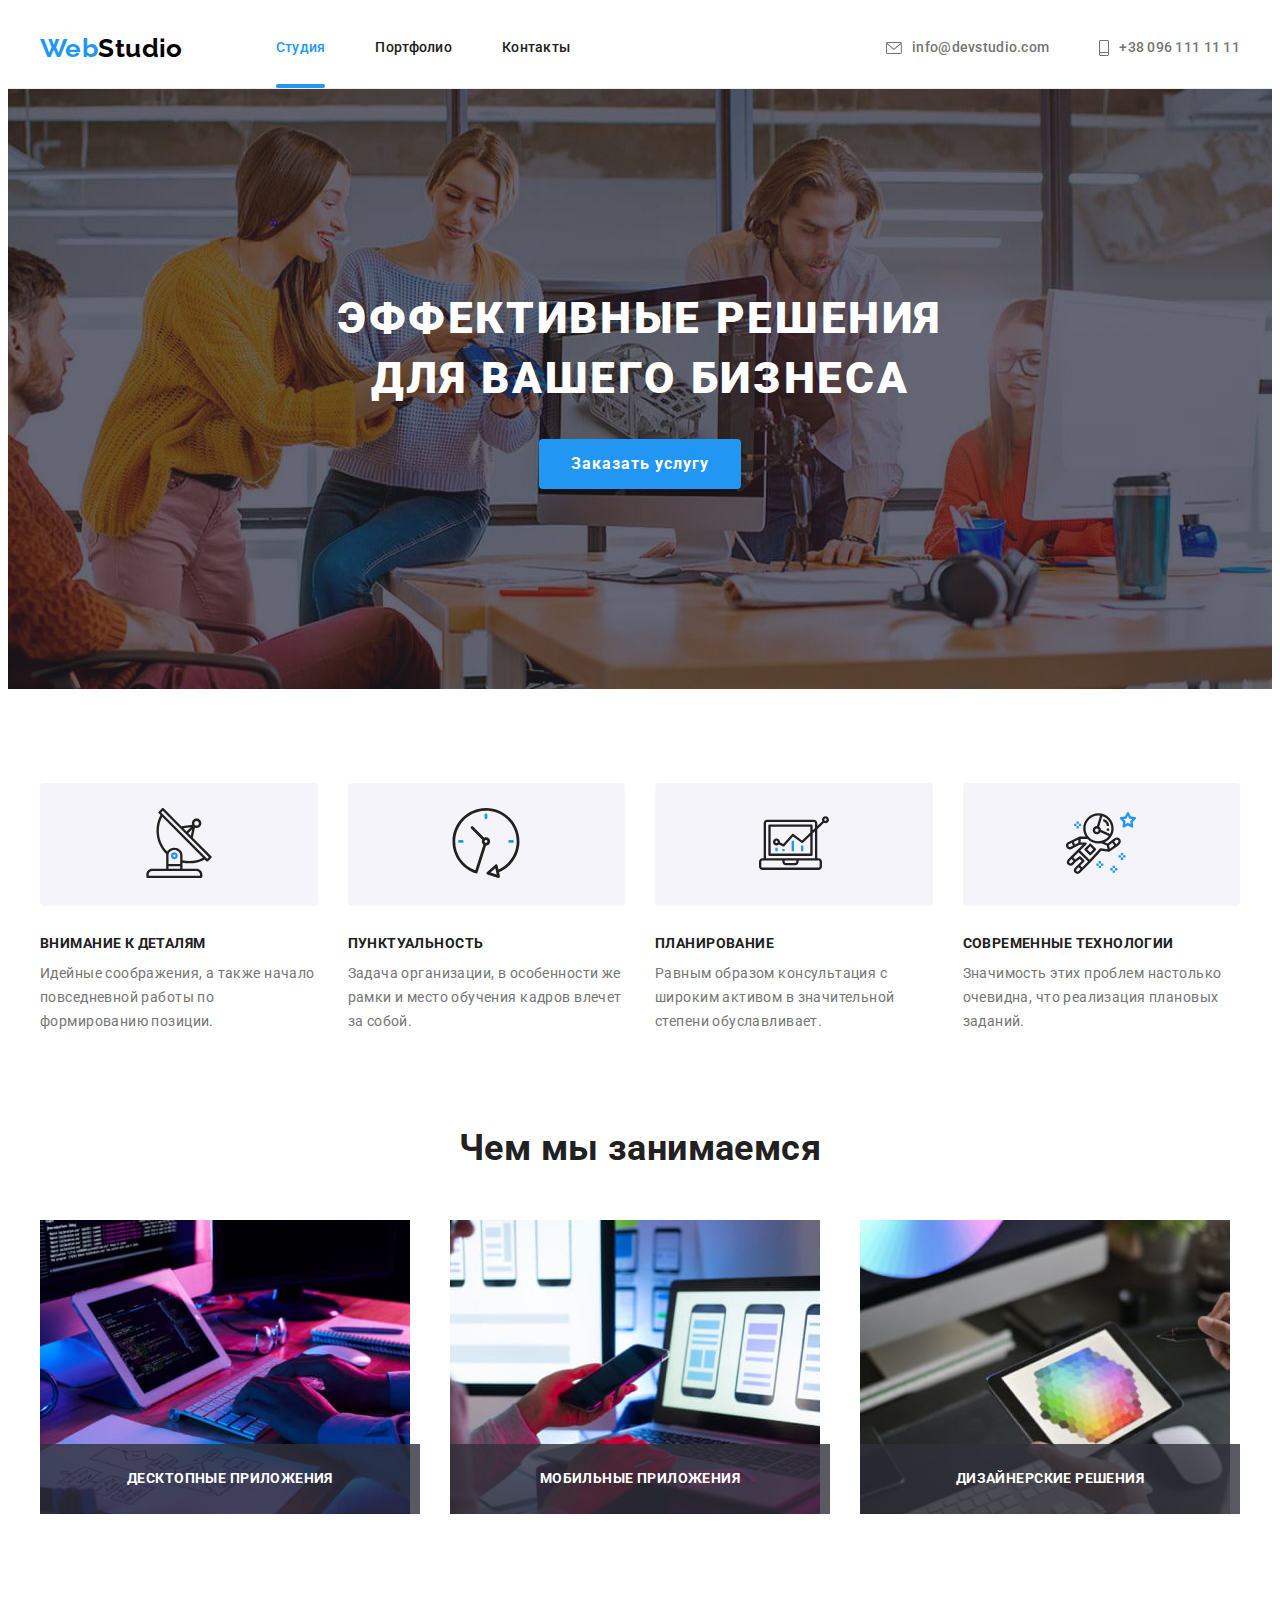
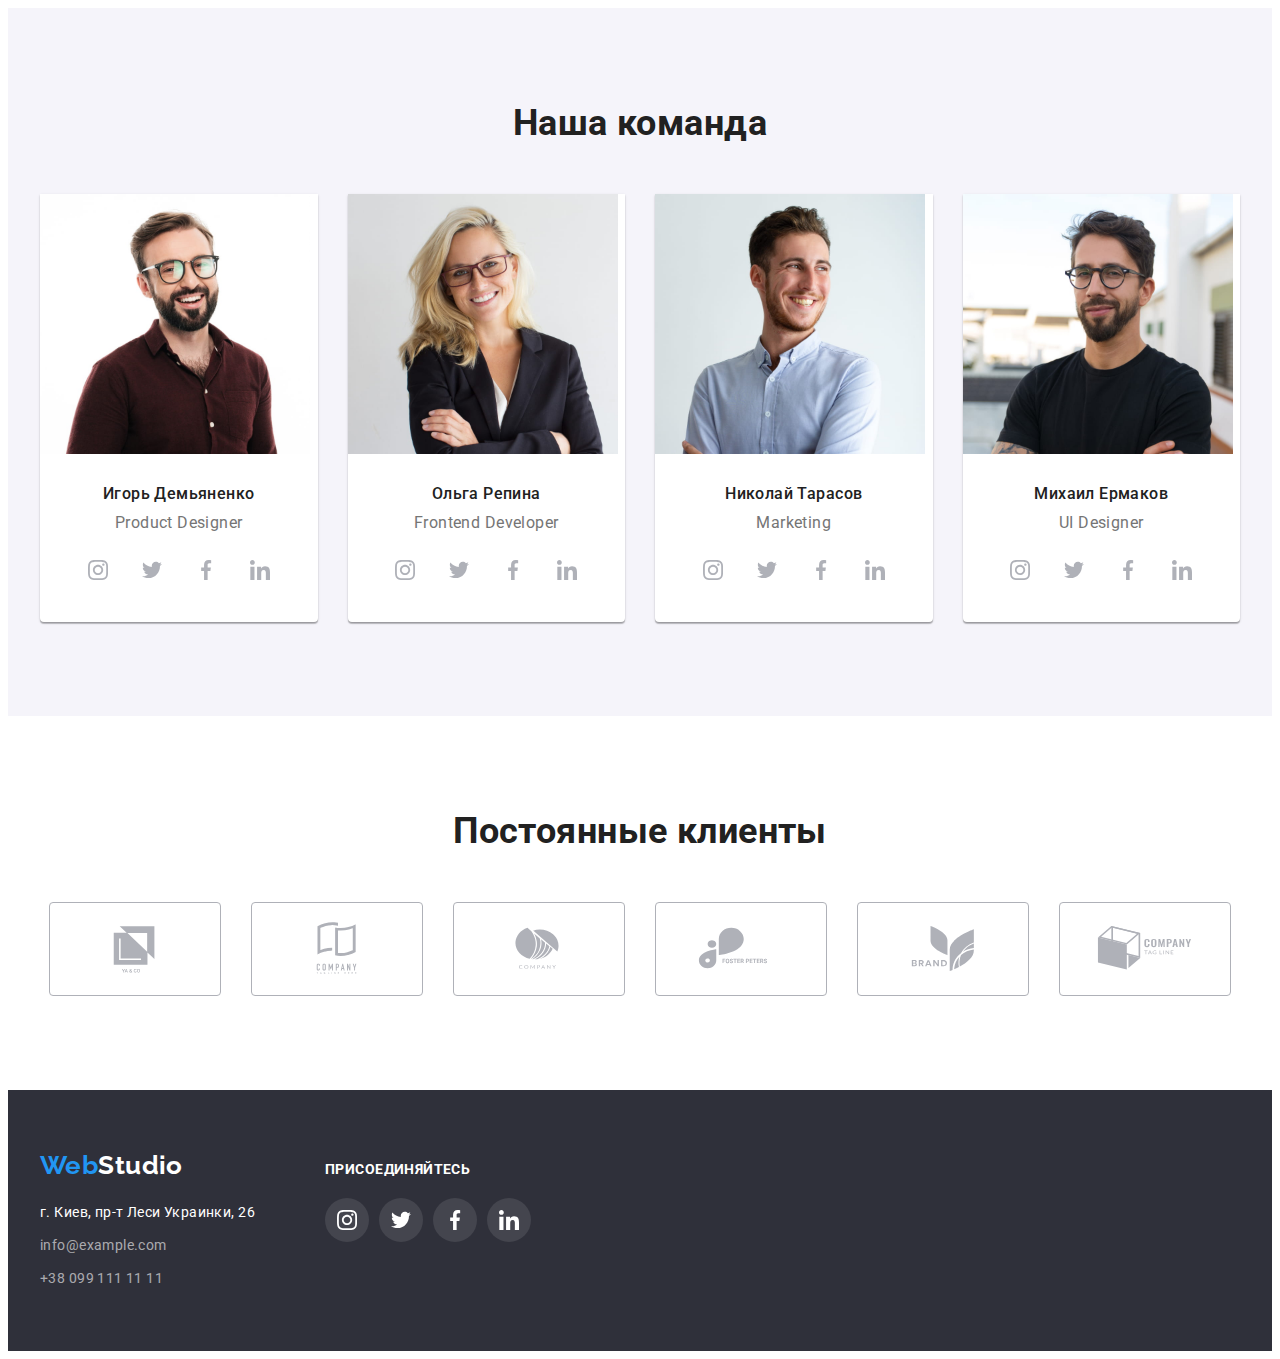
<file: index.html>
<!doctype html>
<html lang="ru">

<head>
  <meta charset="utf-8">
  <meta name="viewport" content="width=device-width, initial-scale=1.0">
  <title>WebStudio</title>
  <link rel="preconnect" href="https://fonts.googleapis.com">
  <link rel="preconnect" href="https://fonts.gstatic.com" crossorigin>
  <link href="https://fonts.googleapis.com/css2?family=Raleway:wght@700&family=Roboto:wght@400;500;700;900&display=swap" rel="stylesheet">
  <link rel="stylesheet" href="https://cdnjs.cloudflare.com/ajax/libs/modern-normalize/1.1.0/modern-normalize.min.css" integrity="sha512-wpPYUAdjBVSE4KJnH1VR1HeZfpl1ub8YT/NKx4PuQ5NmX2tKuGu6U/JRp5y+Y8XG2tV+wKQpNHVUX03MfMFn9Q==" crossorigin="anonymous" referrerpolicy="no-referrer" />
  <link rel="stylesheet" href="./css/styles.css">
</head>

<body>
  <header class="header">
    <div class="header-flex container">
      <nav class="header-navigation">
        <a class="logo logo-header link" href="./index.html" lang="en">Web<span class="logo-black-part">Studio</span></a>
        <ul class="nav list">
          <li class="nav-item">
            <a class="nav-link link current" href="./index.html">Студия</a>
          </li>
          <li class="nav-item">
            <a class="nav-link link" href="./portfolio.html">Портфолио</a>
          </li>
          <li class="nav-item">
            <a class="nav-link link" href="">Контакты</a>
          </li>
        </ul>
      </nav>
      <ul class="contacts list">
        <li class="contacts-item">
          <a class="contacts-link link" href="mailto:info@devstudio.com">
            <svg width="16" height="12" class="header-icon">
              <use href="./images/icons.svg#icon-envelope"></use>
            </svg>
            info@devstudio.com
          </a>
        </li>
        <li class="contacts-item">
          <a class="contacts-link link" href="tel:+380961111111">
            <svg width="10" height="16" class="header-icon">
              <use href="./images/icons.svg#icon-smartphone"></use>
            </svg>
            +38 096 111 11 11
          </a>
        </li>
      </ul>
    </div>
  </header>
  <main>
    <section class="hero">
      <div class="container">
        <h1 class="hero-title">Эффективные решения для вашего бизнеса</h1>
        <button class="btn hero-btn" type="button" data-modal-open>Заказать услугу</button>
      </div>
    </section>
    <section class="section padding-bottom-none">
      <div class="container">
        <h2 class="visually-hidden">Особенности</h2>
        <ul class="features list">
          <li class="features-item">
            <div class="features-icon">
              <svg width="70" height="70">
                <use href="./images/icons.svg#icon-features-1"></use>
              </svg>
            </div>
            <h3 class="features-subtitle">Внимание к деталям</h3>
            <p class="features-text">Идейные соображения, а также начало повседневной работы по формированию позиции.</p>
          </li>
          <li class="features-item">
            <div class="features-icon">
              <svg width="70" height="70">
                <use href="./images/icons.svg#icon-features-2"></use>
              </svg>
            </div>
            <h3 class="features-subtitle">Пунктуальность</h3>
            <p class="features-text">Задача организации, в особенности же рамки и место обучения кадров влечет за собой.</p>
          </li>
          <li class="features-item">
            <div class="features-icon">
              <svg width="70" height="70">
                <use href="./images/icons.svg#icon-features-3"></use>
              </svg>
            </div>
            <h3 class="features-subtitle">Планирование</h3>
            <p class="features-text">Равным образом консультация с широким активом в значительной степени обуславливает.</p>
          </li>
          <li class="features-item">
            <div class="features-icon">
              <svg width="70" height="70">
                <use href="./images/icons.svg#icon-features-4"></use>
              </svg>
            </div>
            <h3 class="features-subtitle">Современные технологии</h3>
            <p class="features-text">Значимость этих проблем настолько очевидна, что реализация плановых заданий.</p>
          </li>
        </ul>
      </div>
    </section>
    <section class="section">
      <div class="container">
        <h2 class="examples-title">Чем мы занимаемся</h2>
        <ul class="examples list">
          <li class="examples-item">
            <img src="./images/img-1.jpg" alt="Код на экране планшета" width="370" height="294">
            <p class="examples-top-text">Десктопные приложения</p>
          </li>
          <li class="examples-item">
            <img src="./images/img-2.jpg" alt="Три разных макета мобильного сайта на экране ноутбука" width="370" height="294">
            <p class="examples-top-text">Мобильные приложения</p>
          </li>
          <li class="examples-item">
            <img src="./images/img-3.jpg" alt="Цветовая гамма на экране планшета" width="370" height="294">
            <p class="examples-top-text">Дизайнерские решения</p>
          </li>
        </ul>
      </div>
    </section>
    <section class="team section">
      <div class="container">
        <h2 class="team-title">Наша команда</h2>
        <ul class="team-list list">
          <li class="team-item">
            <img src="./images/specialist-1.jpg" alt="Фото Игоря Демьяненко" width="270" height="260">
            <div class="team-content">
              <h3 class="team-subtitle">Игорь Демьяненко</h3>
              <p class="team-text" lang="en">Product Designer</p>
              <ul class="social-media list">
                <li class="social-media-item">
                  <a href="https://www.instagram.com/" class="social-media-link">
                  <svg width="20" height="20" class="social-media-logo">
                    <use href="./images/icons.svg#icon-instagram"></use>
                  </svg>
                  </a>
                </li>
                <li class="social-media-item">
                  <a href="https://www.twitter.com/" class="social-media-link">
                    <svg width="20" height="20" class="social-media-logo">
                      <use href="./images/icons.svg#icon-twitter"></use>
                    </svg>
                  </a>
                </li>
                <li class="social-media-item">
                  <a href="https://www.facebook.com/" class="social-media-link">
                    <svg width="20" height="20" class="social-media-logo">
                      <use href="./images/icons.svg#icon-facebook"></use>
                    </svg>
                  </a>
                </li>
                <li class="social-media-item">
                  <a href="https://www.linkedin.com/" class="social-media-link">
                    <svg width="20" height="20" class="social-media-logo">
                      <use href="./images/icons.svg#icon-linkedin"></use>
                    </svg>
                  </a>
                </li>
              </ul>
            </div>
          </li>
          <li class="team-item">
            <img src="./images/specialist-2.jpg" alt="Фото Ольги Репиной" width="270" height="260">
            <div class="team-content">
              <h3 class="team-subtitle">Ольга Репина</h3>
              <p class="team-text" lang="en">Frontend Developer</p>
              <ul class="social-media list">
                <li class="social-media-item">
                  <a href="https://www.instagram.com/" class="social-media-link">
                    <svg width="20" height="20" class="social-media-logo">
                      <use href="./images/icons.svg#icon-instagram"></use>
                    </svg>
                  </a>
                </li>
                <li class="social-media-item">
                  <a href="https://www.twitter.com/" class="social-media-link">
                    <svg width="20" height="20" class="social-media-logo">
                      <use href="./images/icons.svg#icon-twitter"></use>
                    </svg>
                  </a>
                </li>
                <li class="social-media-item">
                  <a href="https://www.facebook.com/" class="social-media-link">
                    <svg width="20" height="20" class="social-media-logo">
                      <use href="./images/icons.svg#icon-facebook"></use>
                    </svg>
                  </a>
                </li>
                <li class="social-media-item">
                  <a href="https://www.linkedin.com/" class="social-media-link">
                    <svg width="20" height="20" class="social-media-logo">
                      <use href="./images/icons.svg#icon-linkedin"></use>
                    </svg>
                  </a>
                </li>
              </ul>
            </div>
          </li>
          <li class="team-item">
            <img src="./images/specialist-3.jpg" alt="Фото Николая Тарасова" width="270" height="260">
            <div class="team-content">
              <h3 class="team-subtitle">Николай Тарасов</h3>
              <p class="team-text" lang="en">Marketing</p>
              <ul class="social-media list">
                <li class="social-media-item">
                  <a href="https://www.instagram.com/" class="social-media-link">
                    <svg width="20" height="20" class="social-media-logo">
                      <use href="./images/icons.svg#icon-instagram"></use>
                    </svg>
                  </a>
                </li>
                <li class="social-media-item">
                  <a href="https://www.twitter.com/" class="social-media-link">
                    <svg width="20" height="20" class="social-media-logo">
                      <use href="./images/icons.svg#icon-twitter"></use>
                    </svg>
                  </a>
                </li>
                <li class="social-media-item">
                  <a href="https://www.facebook.com/" class="social-media-link">
                    <svg width="20" height="20" class="social-media-logo">
                      <use href="./images/icons.svg#icon-facebook"></use>
                    </svg>
                  </a>
                </li>
                <li class="social-media-item">
                  <a href="https://www.linkedin.com/" class="social-media-link">
                    <svg width="20" height="20" class="social-media-logo">
                      <use href="./images/icons.svg#icon-linkedin"></use>
                    </svg>
                  </a>
                </li>
              </ul>
            </div>
          </li>
          <li class="team-item">
            <img src="./images/specialist-4.jpg" alt="Фото Михаила Ермакова" width="270" height="260">
            <div class="team-content">         
              <h3 class="team-subtitle">Михаил Ермаков</h3>
              <p class="team-text" lang="en">UI Designer</p>
              <ul class="social-media list">
                <li class="social-media-item">
                  <a href="https://www.instagram.com/" class="social-media-link">
                    <svg width="20" height="20" class="social-media-logo">
                      <use href="./images/icons.svg#icon-instagram"></use>
                    </svg>
                  </a>
                </li>
                <li class="social-media-item">
                  <a href="https://www.twitter.com/" class="social-media-link">
                    <svg width="20" height="20" class="social-media-logo">
                      <use href="./images/icons.svg#icon-twitter"></use>
                    </svg>
                  </a>
                </li>
                <li class="social-media-item">
                  <a href="https://www.facebook.com/" class="social-media-link">
                    <svg width="20" height="20" class="social-media-logo">
                      <use href="./images/icons.svg#icon-facebook"></use>
                    </svg>
                  </a>
                </li>
                <li class="social-media-item">
                  <a href="https://www.linkedin.com/" class="social-media-link">
                    <svg width="20" height="20" class="social-media-logo">
                      <use href="./images/icons.svg#icon-linkedin"></use>
                    </svg>
                  </a>
                </li>
              </ul>
            </div>
          </li>
        </ul>
      </div>
    </section>
    <section class="section">
      <div class="container">
        <h2 class="clients-title">Постоянные клиенты</h2>
        <ul class="clients-list list">
          <li class="clients-item">
            <a href="" class="clients-link">
              <svg width="106" height="60" class="client-logo">
                <use href="./images/icons.svg#icon-client-logo-1"></use>
              </svg>
            </a>
          </li>
          <li class="clients-item">
            <a href="" class="clients-link">
              <svg width="106" height="60" class="client-logo">
                <use href="./images/icons.svg#icon-client-logo-2"></use>
              </svg>
            </a>
          </li>
          <li class="clients-item">
            <a href="" class="clients-link">
              <svg width="106" height="60" class="client-logo">
                <use href="./images/icons.svg#icon-client-logo-3"></use>
              </svg>
            </a>
          </li>
          <li class="clients-item">
            <a href="" class="clients-link">
              <svg width="106" height="60" class="client-logo">
                <use href="./images/icons.svg#icon-client-logo-4"></use>
              </svg>
            </a>
          </li>
          <li class="clients-item">
            <a href="" class="clients-link">
              <svg width="106" height="60" class="client-logo">
                <use href="./images/icons.svg#icon-client-logo-5"></use>
              </svg>
            </a>
          </li>
          <li class="clients-item">
            <a href="" class="clients-link">
              <svg width="106" height="60" class="client-logo">
                <use href="./images/icons.svg#icon-client-logo-6"></use>
              </svg>
            </a>
          </li>
        </ul>
      </div>
    </section>
  </main>
  <footer class="footer">
    <div class="container footer-flex">
      <div class="footer-left-box">
        <a class="logo logo-footer link" href="./index.html" lang="en">Web<span class="logo-white-part">Studio</span></a>
        <address class="footer-contacts">
          <p class="address">г. Киев, пр-т Леси Украинки, 26</p>
          <ul class="list">
            <li class="footer-contacts-item">
              <a class="footer-contacts-link link" href="mailto:info@example.com">info@example.com</a>
            </li>
            <li class="footer-contacts-item">
              <a class="footer-contacts-link link" href="tel:+380991111111">+38 099 111 11 11</a>
            </li>
          </ul>
        </address>
      </div>
      
      <div>
        <h2 class="footer-title">присоединяйтесь</h2>
        <ul class="social-media list">
          <li class="social-media-item">
            <a href="https://www.instagram.com/" class="social-media-link smlink-footer">
              <svg width="20" height="20" class="smlogo-footer">
                <use href="./images/icons.svg#icon-instagram"></use>
              </svg>
            </a>
          </li>
          <li class="social-media-item">
            <a href="https://www.twitter.com/" class="social-media-link smlink-footer">
              <svg width="20" height="20" class="smlogo-footer">
                <use href="./images/icons.svg#icon-twitter"></use>
              </svg>
            </a>
          </li>
          <li class="social-media-item">
            <a href="https://www.facebook.com/" class="social-media-link smlink-footer">
              <svg width="20" height="20" class="smlogo-footer">
                <use href="./images/icons.svg#icon-facebook"></use>
              </svg>
            </a>
          </li>
          <li class="social-media-item">
            <a href="https://www.linkedin.com/" class="social-media-link smlink-footer">
              <svg width="20" height="20" class="smlogo-footer">
                <use href="./images/icons.svg#icon-linkedin"></use>
              </svg>
            </a>
          </li>
        </ul>
      </div>
    </div>
  </footer>

  <div class="backdrop is-hidden" data-modal>
    <div class="modal">
      <button type="button" class="close-btn" data-modal-close>
        <svg width="18" height="18" class="icon-close-btn">
          <use href="./images/icons.svg#icon-close-btn"></use>
        </svg>
      </button>
    </div>
  </div>
  
  <script src="./js/modal.js"></script>
</body>

</html>
</file>
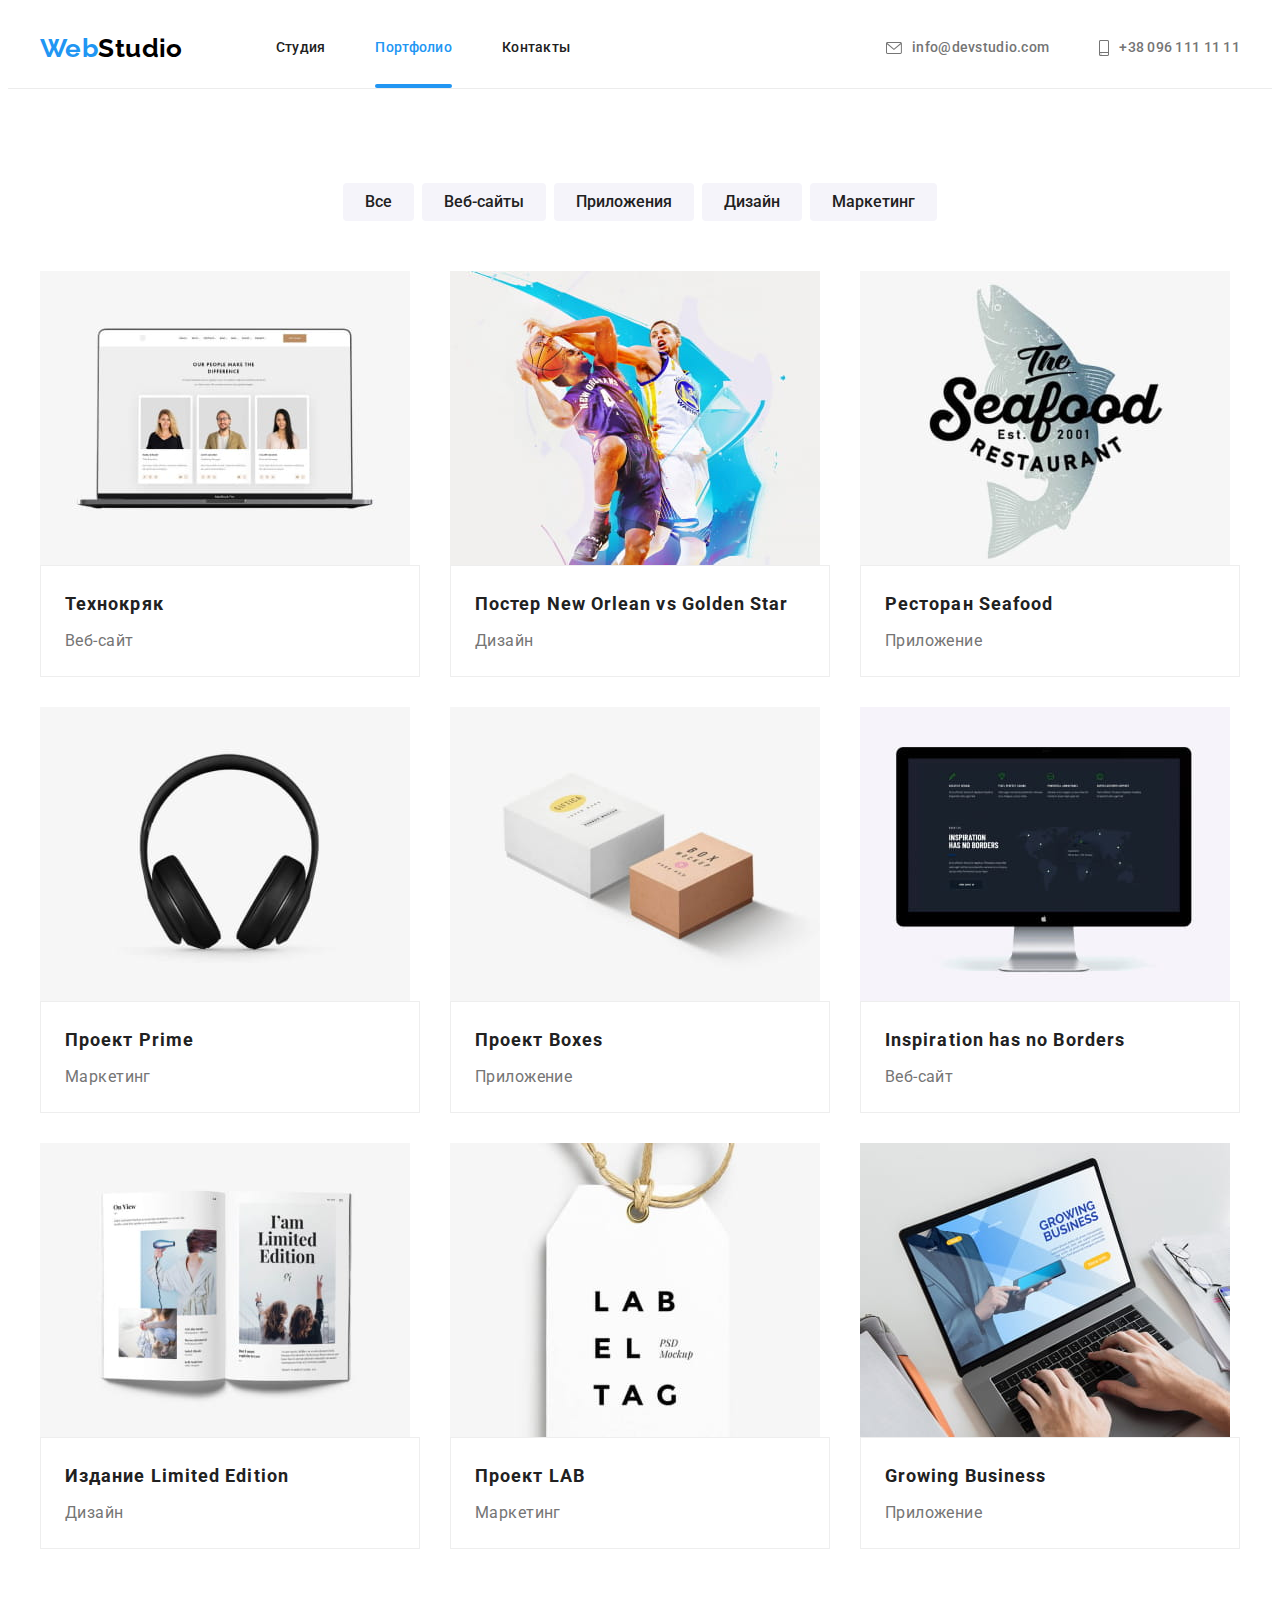
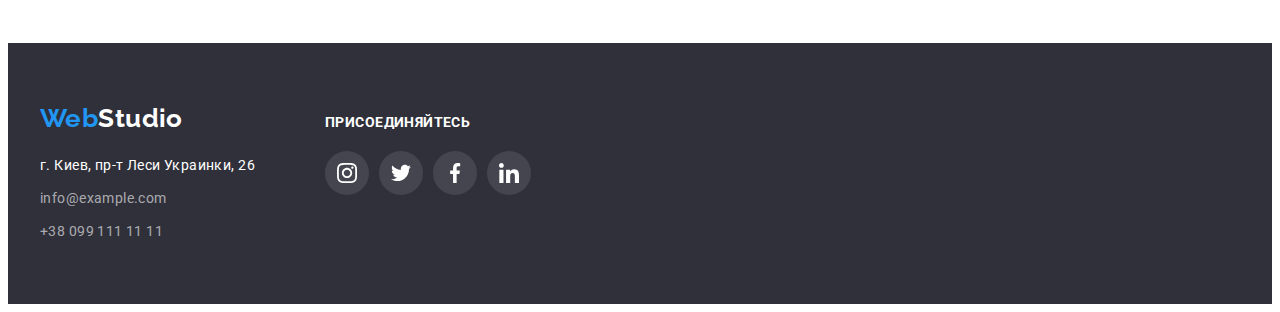
<file: portfolio.html>
<!doctype html>
<html lang="ru">

<head>
  <meta charset="utf-8">
  <meta name="viewport" content="width=device-width, initial-scale=1.0">
  <title>WebStudio</title>
  <link rel="preconnect" href="https://fonts.googleapis.com">
  <link rel="preconnect" href="https://fonts.gstatic.com" crossorigin>
  <link href="https://fonts.googleapis.com/css2?family=Raleway:wght@700&family=Roboto:wght@400;500;700;900&display=swap" rel="stylesheet">
  <link rel="stylesheet" href="https://cdnjs.cloudflare.com/ajax/libs/modern-normalize/1.1.0/modern-normalize.min.css" integrity="sha512-wpPYUAdjBVSE4KJnH1VR1HeZfpl1ub8YT/NKx4PuQ5NmX2tKuGu6U/JRp5y+Y8XG2tV+wKQpNHVUX03MfMFn9Q==" crossorigin="anonymous" referrerpolicy="no-referrer" />
  <link rel="stylesheet" href="./css/styles.css">
</head>

<body>
  <header class="header">
    <div class="header-flex container">
      <nav class="header-navigation">
        <a class="logo logo-header link" href="./index.html" lang="en">Web<span class="logo-black-part">Studio</span></a>
        <ul class="nav list">
          <li class="nav-item">
            <a class="nav-link link" href="./index.html">Студия</a>
          </li>
          <li class="nav-item">
            <a class="nav-link link current" href="./portfolio.html">Портфолио</a>
          </li>
          <li class="nav-item">
            <a class="nav-link link" href="">Контакты</a>
          </li>
        </ul>
      </nav>
      <ul class="contacts list">
        <li class="contacts-item">
          <a class="contacts-link link" href="mailto:info@devstudio.com">
            <svg width="16" height="12" class="header-icon">
              <use href="./images/icons.svg#icon-envelope"></use>
            </svg>
            info@devstudio.com
          </a>
        </li>
        <li class="contacts-item">
          <a class="contacts-link link" href="tel:+380961111111">
            <svg width="10" height="16" class="header-icon">
              <use href="./images/icons.svg#icon-smartphone"></use>
            </svg>
            +38 096 111 11 11
          </a>
        </li>
      </ul>
    </div>
  </header>
  <main>
    <section class="section">
      <div class="container">
        <h1 class="visually-hidden">Портфолио</h1>
        <ul class="portfolio-btn-list list">
          <li class="portfolio-btn-item"><button class="btn portfolio-btn" type="button">Все</button></li>
          <li class="portfolio-btn-item"><button class="btn portfolio-btn" type="button">Веб-сайты</button></li>
          <li class="portfolio-btn-item"><button class="btn portfolio-btn" type="button">Приложения</button></li>
          <li class="portfolio-btn-item"><button class="btn portfolio-btn" type="button">Дизайн</button></li>
          <li class="portfolio-btn-item"><button class="btn portfolio-btn" type="button">Маркетинг</button></li>
        </ul>
        <ul class="portfolio-list list">
          <li class="portfolio-item">
            <div class="portfolio-top-wrapper">
              <img src="./images/portfolio-1.jpg" alt="Пример веб-сайта" width="370" height="294">
              <p class="portfolio-top-text">Технокряк это современная площадка распространения коронавируса. Компании используют эту платформу для цифрового шпионажа и атак на защищённые сервера конкурентов.</p>
            </div>
            <div class="portfolio-item-content">
              <h2 class="portfolio-subtitle">Технокряк</h2>
              <p class="portfolio-text">Веб-сайт</p>
            </div>
          </li>
          <li class="portfolio-item">
            <div class="portfolio-top-wrapper">
              <img src="./images/portfolio-2.jpg" alt="Постер" width="370" height="294">
              <p class="portfolio-top-text">Технокряк это современная площадка распространения коронавируса. Компании используют эту
              платформу для цифрового шпионажа и атак на защищённые сервера конкурентов.</p>
            </div>
            <div class="portfolio-item-content">
              <h2 class="portfolio-subtitle">Постер <span lang="en">New Orlean vs Golden Star</span></h2>
              <p class="portfolio-text">Дизайн</p>
            </div>
          </li>
          <li class="portfolio-item">
            <div class="portfolio-top-wrapper">
              <img src="./images/portfolio-3.jpg" alt="Логотип ресторана" width="370" height="294">
              <p class="portfolio-top-text">Технокряк это современная площадка распространения коронавируса. Компании используют эту
              платформу для цифрового шпионажа и атак на защищённые сервера конкурентов.</p>
            </div>
            <div class="portfolio-item-content">
              <h2 class="portfolio-subtitle">Ресторан <span lang="en">Seafood</span></h2>
              <p class="portfolio-text">Приложение</p>
            </div>
          </li>
          <li class="portfolio-item">
            <div class="portfolio-top-wrapper">
              <img src="./images/portfolio-4.jpg" alt="Наушники" width="370" height="294">
              <p class="portfolio-top-text">Технокряк это современная площадка распространения коронавируса. Компании используют эту платформу для цифрового шпионажа и атак на защищённые сервера конкурентов.</p>
            </div>
            <div class="portfolio-item-content">
              <h2 class="portfolio-subtitle">Проект <span lang="en">Prime</span></h2>
              <p class="portfolio-text">Маркетинг</p>
            </div>
          </li>
          <li class="portfolio-item">
            <div class="portfolio-top-wrapper">
              <img src="./images/portfolio-5.jpg" alt="Коробки" width="370" height="294">
              <p class="portfolio-top-text">Технокряк это современная площадка распространения коронавируса. Компании используют эту платформу для цифрового шпионажа и атак на защищённые сервера конкурентов.</p>
            </div>
            <div class="portfolio-item-content">
              <h2 class="portfolio-subtitle">Проект <span lang="en">Boxes</span></h2>
              <p class="portfolio-text">Приложение</p>
            </div>
          </li>
          <li class="portfolio-item">
            <div class="portfolio-top-wrapper">
              <img src="./images/portfolio-6.jpg" alt="Пример веб-сайта" width="370" height="294">
              <p class="portfolio-top-text">Технокряк это современная площадка распространения коронавируса. Компании используют эту платформу для цифрового шпионажа и атак на защищённые сервера конкурентов.</p>
            </div>
            <div class="portfolio-item-content">
              <h2 class="portfolio-subtitle" lang="en">Inspiration has no Borders</h2>
              <p class="portfolio-text">Веб-сайт</p>
            </div>
          </li>
          <li class="portfolio-item">
            <div class="portfolio-top-wrapper">
              <img src="./images/portfolio-7.jpg" alt="Журнал" width="370" height="294">
              <p class="portfolio-top-text">Технокряк это современная площадка распространения коронавируса. Компании используют эту платформу для цифрового шпионажа и атак на защищённые сервера конкурентов.</p>
            </div>
            <div class="portfolio-item-content">
              <h2 class="portfolio-subtitle">Издание <span lang="en">Limited Edition</span></h2>
              <p class="portfolio-text">Дизайн</p>
            </div>
          </li>
          <li class="portfolio-item">
            <div class="portfolio-top-wrapper">
              <img src="./images/portfolio-8.jpg" alt="Этикетка с логотипом" width="370" height="294">
              <p class="portfolio-top-text">Технокряк это современная площадка распространения коронавируса. Компании используют эту платформу для цифрового шпионажа и атак на защищённые сервера конкурентов.</p>
            </div>
            <div class="portfolio-item-content">
              <h2 class="portfolio-subtitle">Проект <span lang="en">LAB</span></h2>
              <p class="portfolio-text">Маркетинг</p>
            </div>
          </li>
          <li class="portfolio-item">
            <div class="portfolio-top-wrapper">
              <img src="./images/portfolio-9.jpg" alt="Демонстрация приложения" width="370" height="294">
              <p class="portfolio-top-text">Технокряк это современная площадка распространения коронавируса. Компании используют эту платформу для цифрового шпионажа и атак на защищённые сервера конкурентов.</p>
            </div>
            <div class="portfolio-item-content">
              <h2 class="portfolio-subtitle" lang="en">Growing Business</h2>
              <p class="portfolio-text">Приложение</p>
            </div>
          </li>
        </ul>
      </div>
    </section>
  </main>
  <footer class="footer">
    <div class="container footer-flex">
      <div class="footer-left-box">
        <a class="logo logo-footer link" href="./index.html" lang="en">Web<span class="logo-white-part">Studio</span></a>
        <address class="footer-contacts">
          <p class="address">г. Киев, пр-т Леси Украинки, 26</p>
          <ul class="list">
            <li class="footer-contacts-item">
              <a class="footer-contacts-link link" href="mailto:info@example.com">info@example.com</a>
            </li>
            <li class="footer-contacts-item">
              <a class="footer-contacts-link link" href="tel:+380991111111">+38 099 111 11 11</a>
            </li>
          </ul>
        </address>
      </div>
  
      <div>
        <h2 class="footer-title">присоединяйтесь</h2>
        <ul class="social-media list">
          <li class="social-media-item">
            <a href="https://www.instagram.com/" class="social-media-link smlink-footer">
              <svg width="20" height="20" class="smlogo-footer">
                <use href="./images/icons.svg#icon-instagram"></use>
              </svg>
            </a>
          </li>
          <li class="social-media-item">
            <a href="https://www.twitter.com/" class="social-media-link smlink-footer">
              <svg width="20" height="20" class="smlogo-footer">
                <use href="./images/icons.svg#icon-twitter"></use>
              </svg>
            </a>
          </li>
          <li class="social-media-item">
            <a href="https://www.facebook.com/" class="social-media-link smlink-footer">
              <svg width="20" height="20" class="smlogo-footer">
                <use href="./images/icons.svg#icon-facebook"></use>
              </svg>
            </a>
          </li>
          <li class="social-media-item">
            <a href="https://www.linkedin.com/" class="social-media-link smlink-footer">
              <svg width="20" height="20" class="smlogo-footer">
                <use href="./images/icons.svg#icon-linkedin"></use>
              </svg>
            </a>
          </li>
        </ul>
      </div>
    </div>
  </footer>
</body>

</html>
</file>
<file: css/styles.css>
:root {
  --primary-color: #757575;
  --title-color: #212121;
  --accent-color: #2196f3;

  --transition-timing-function: cubic-bezier(0.4, 0, 0.2, 1);
}

body {
  font-family: Roboto, sans-serif;
  font-size: 14px;
  color: var(--primary-color);
  letter-spacing: 0.03em;
}

p,
h1,
h2,
h3,
h4,
h5,
h6 {
  margin: 0;
}

ul {
  margin: 0;
  padding-left: 0;
}

img {
  display: block;
}

.link {
  text-decoration: none;
  transition: color 250ms var(--transition-timing-function);
}

.link:hover,
.link:focus {
  color: var(--accent-color);
  outline: none;
}

.link:hover .header-icon,
.link:focus .header-icon {
  fill: var(--accent-color);
}

.list {
  list-style: none;
}

.btn {
  font-family: inherit;
  font-size: 16px;

  cursor: pointer;
  border: none;
  border-radius: 4px;
}

.container {
  width: 1200px;
  margin: 0 auto;
  padding-left: 15px;
  padding-right: 15px;
}

.section {
  padding-top: 94px;
  padding-bottom: 94px;
}

.visually-hidden {
  position: absolute !important;
  clip: rect(1px 1px 1px 1px);
  clip: rect(1px, 1px, 1px, 1px);
  padding: 0 !important;
  border: 0 !important;
  height: 1px !important;
  width: 1px !important;
  overflow: hidden;
}

/* Header */

.header {
  border-bottom: 1px solid #ececec;
}

.header-flex {
  display: flex;
}

.header-navigation {
  display: flex;
  align-items: center;
}

.logo {
  font-family: Raleway, sans-serif;
  font-weight: 700;
  font-size: 26px;
  line-height: 1.19;
  color: var(--accent-color);
}

.logo-header {
  margin-right: 93px;
}

.logo-black-part {
  color: #000000;
}

.logo-white-part {
  color: #ffffff;
}

.nav,
.contacts {
  display: flex;

  font-weight: 500;
  line-height: 1.14;
  letter-spacing: 0.02em;
}

.contacts {
  margin-left: auto;
  align-items: center;
}

.nav-item:not(:last-child),
.contacts-item:not(:last-child) {
  margin-right: 50px;
}

.nav-link {
  position: relative;

  display: inline-block;
  padding-top: 32px;
  padding-bottom: 32px;

  color: #212121;
}

.contacts-link {
  display: flex;
  align-items: center;

  color: #757575;
}

.current {
  color: var(--accent-color);
}

.current::after {
  content: '';
  position: absolute;
  bottom: 0;

  display: block;
  width: 100%;
  height: 4px;

  background-color: var(--accent-color);
  border-radius: 2px;
}

.header-icon {
  margin-right: 10px;
  fill: var(--primary-color);
  transition: fill 250ms var(--transition-timing-function);
}

/* Hero */

.hero {
  padding-top: 200px;
  padding-bottom: 200px;
  background-color: #2f303a;
  background-image: linear-gradient(
      rgba(47, 48, 58, 0.4),
      rgba(47, 48, 58, 0.4)
    ),
    url(../images/background.jpg);
  background-size: cover;
  background-position: center;
  background-repeat: no-repeat;
  max-width: 1600px;
  margin: 0 auto;
}

.hero-title {
  max-width: 696px;
  margin: 0 auto 30px;

  font-weight: 900;
  font-size: 44px;
  line-height: 1.36;
  text-align: center;
  letter-spacing: 0.06em;
  text-transform: uppercase;
  color: #ffffff;
}

.hero-btn {
  display: block;
  padding: 10px 32px;
  margin: 0 auto;

  font-weight: 700;
  line-height: 1.88;
  letter-spacing: 0.06em;
  color: #ffffff;
  background-color: var(--accent-color);
  box-shadow: 0px 4px 4px rgba(0, 0, 0, 0.15);
}

/* Features */

.features {
  display: flex;
  margin-right: -30px;
}

.features-subtitle {
  margin-bottom: 10px;

  font-weight: 700;
  font-size: inherit;
  line-height: 1.14;
  text-transform: uppercase;
  color: var(--title-color);
}

.features-item {
  flex-basis: calc(100% / 4 - 30px);
  margin-right: 30px;
}

.features-text {
  line-height: 1.71;
}

.padding-bottom-none {
  padding-bottom: 0;
}

.features-icon {
  padding-top: 25px;
  padding-bottom: 25px;
  margin-bottom: 30px;
  text-align: center;
  background-color: #f5f4fa;
  border-radius: 4px;
}

/* Examples & Team & Clients */

.examples {
  display: flex;
  margin-right: -30px;
}

.examples-item {
  position: relative;
  flex-basis: calc(100% / 3 - 30px);
  margin-right: 30px;
}

.examples-top-text {
  position: absolute;
  left: 0;
  bottom: 0;

  width: 100%;
  padding: 27px 0;

  font-weight: 700;
  line-height: 1.14;
  text-align: center;
  text-transform: uppercase;

  color: #ffffff;
  background-color: rgba(47, 48, 58, 0.8);
}

.examples-title,
.team-title,
.clients-title {
  margin-bottom: 50px;

  font-weight: 700;
  font-size: 36px;
  line-height: 1.17;
  text-align: center;
  color: var(--title-color);
}

.team {
  background-color: #f5f4fa;
}

.team-list {
  display: flex;
  margin-right: -30px;
}

.team-item {
  flex-basis: calc(100% / 4 - 30px);
  margin-right: 30px;

  background-color: #ffffff;
  box-shadow: 0px 1px 3px rgba(0, 0, 0, 0.12), 0px 1px 1px rgba(0, 0, 0, 0.14),
    0px 2px 1px rgba(0, 0, 0, 0.2);
  border-radius: 0px 0px 4px 4px;
}

.team-content {
  padding: 30px 32px;
}

.team-subtitle {
  margin-bottom: 10px;

  font-weight: 500;
  font-size: 16px;
  line-height: 1.19;
  text-align: center;
  color: var(--title-color);
}

.team-text {
  margin-bottom: 16px;

  font-size: 16px;
  line-height: 1.19;
  text-align: center;
}

.social-media {
  display: flex;
  justify-content: center;
}

.social-media-link {
  display: flex;
  align-items: center;
  justify-content: center;
  width: 44px;
  height: 44px;
  border-radius: 50%;
  transition: background-color 250ms var(--transition-timing-function);
}

.social-media-link:hover,
.social-media-link:focus {
  background-color: var(--accent-color);
  outline: none;
}

.social-media-link:hover .social-media-logo,
.social-media-link:focus .social-media-logo {
  fill: #ffffff;
}

.social-media-item:not(:last-child) {
  margin-right: 10px;
}

.social-media-logo {
  fill: #afb1b8;
  transition: fill 250ms var(--transition-timing-function);
}

.clients-list {
  display: flex;
  justify-content: center;
}

.clients-link {
  display: flex;
  align-items: center;
  justify-content: center;
  width: 170px;
  height: 92px;
  border: 1px solid #afb1b8;
  border-radius: 4px;
  transition: border 250ms var(--transition-timing-function);
}

.client-logo {
  fill: #afb1b8;
  transition: fill 250ms var(--transition-timing-function);
}

.clients-link:hover,
.clients-link:focus {
  border: 1px solid var(--accent-color);
  outline: none;
}

.clients-link:hover .client-logo,
.clients-link:focus .client-logo {
  fill: var(--accent-color);
}

.clients-item:not(:last-child) {
  margin-right: 30px;
}

/* Footer */

.footer {
  padding-top: 60px;
  padding-bottom: 60px;
  background-color: #2f303a;
}

.logo-footer {
  display: inline-block;
  margin-bottom: 20px;
}

.footer-contacts {
  font-style: normal;
  line-height: 1.71;
}

.address {
  margin-bottom: 9px;

  color: #ffffff;
}

.footer-contacts-link {
  color: rgba(255, 255, 255, 0.6);
}

.footer-contacts-item:not(:last-child) {
  margin-bottom: 9px;
}

.footer-title {
  margin-top: 12px;
  margin-bottom: 20px;

  font-size: inherit;
  font-weight: 700;
  text-transform: uppercase;
  line-height: 1.14;
  color: #ffffff;
}

.smlink-footer {
  background-color: rgba(255, 255, 255, 0.1);
}

.smlogo-footer {
  fill: #ffffff;
}

.footer-flex {
  display: flex;
}

.footer-left-box {
  margin-right: 70px;
}

/* Portfolio */

.portfolio-btn-list {
  display: flex;
  justify-content: center;
  margin-bottom: 50px;
}

.portfolio-btn-item:not(:last-child) {
  margin-right: 8px;
}

.portfolio-btn {
  padding: 6px 22px;

  font-weight: 500;
  line-height: 1.63;
  color: #212121;
  background-color: #f5f4fa;
  transition: color 250ms var(--transition-timing-function),
    background-color 250ms var(--transition-timing-function);
}

.portfolio-btn:hover,
.portfolio-btn:focus {
  color: #ffffff;
  background-color: var(--accent-color);
  box-shadow: 0px 3px 1px rgba(0, 0, 0, 0.1), 0px 1px 2px rgba(0, 0, 0, 0.08),
    0px 2px 2px rgba(0, 0, 0, 0.12);
}

.portfolio-list {
  display: flex;
  flex-wrap: wrap;
  margin-right: -30px;
  margin-bottom: -30px;
}

.portfolio-item {
  flex-basis: calc(100% / 3 - 30px);
  margin-right: 30px;
  margin-bottom: 30px;
  transition: box-shadow 250ms var(--transition-timing-function);
}

.portfolio-subtitle {
  margin-bottom: 4px;

  font-weight: 700;
  font-size: 18px;
  line-height: 2;
  letter-spacing: 0.06em;
  color: var(--title-color);
}

.portfolio-text {
  font-size: 16px;
  line-height: 1.88;
}

.portfolio-item-content {
  padding: 20px 24px;
  border: 1px solid #eeeeee;
}

.portfolio-top-wrapper {
  position: relative;
  overflow: hidden;
}

.portfolio-top-text {
  position: absolute;
  top: 0;
  transform: translateY(100%);

  padding: 63px 24px;
  height: 100%;

  font-size: 18px;
  line-height: 1.56;
  color: #ffffff;
  background-color: rgba(33, 150, 243, 0.9);

  transition: transform 250ms var(--transition-timing-function);
}

.portfolio-item:hover {
  box-shadow: 0px 1px 1px rgba(0, 0, 0, 0.12), 0px 4px 4px rgba(0, 0, 0, 0.06),
    1px 4px 6px rgba(0, 0, 0, 0.16);
}

.portfolio-item:hover .portfolio-top-text {
  transform: translateY(0);
}

/* Modal */

.backdrop {
  position: fixed;
  top: 0;

  width: 100vw;
  height: 100vh;

  background-color: rgba(0, 0, 0, 0.2);

  transition: opacity 300ms var(--transition-timing-function),
    visibility 250ms var(--transition-timing-function);
}

.modal {
  position: absolute;
  top: 50%;
  left: 50%;
  transform: translate(-50%, -50%) scale(1);

  width: 528px;
  min-height: 581px;

  background-color: #ffffff;
  border-radius: 4px;
  transition: transform 400ms var(--transition-timing-function);
}

.close-btn {
  position: absolute;
  right: 8px;
  top: 8px;

  width: 30px;
  height: 30px;
  padding: 5px;

  background-color: transparent;
  border: 1px solid rgba(0, 0, 0, 0.1);
  border-radius: 50%;
  cursor: pointer;
}

.is-hidden {
  opacity: 0;
  visibility: hidden;
  pointer-events: none;
}

.backdrop.is-hidden .modal {
  transform: translate(-50%, -50%) scale(2);
}
</file>
